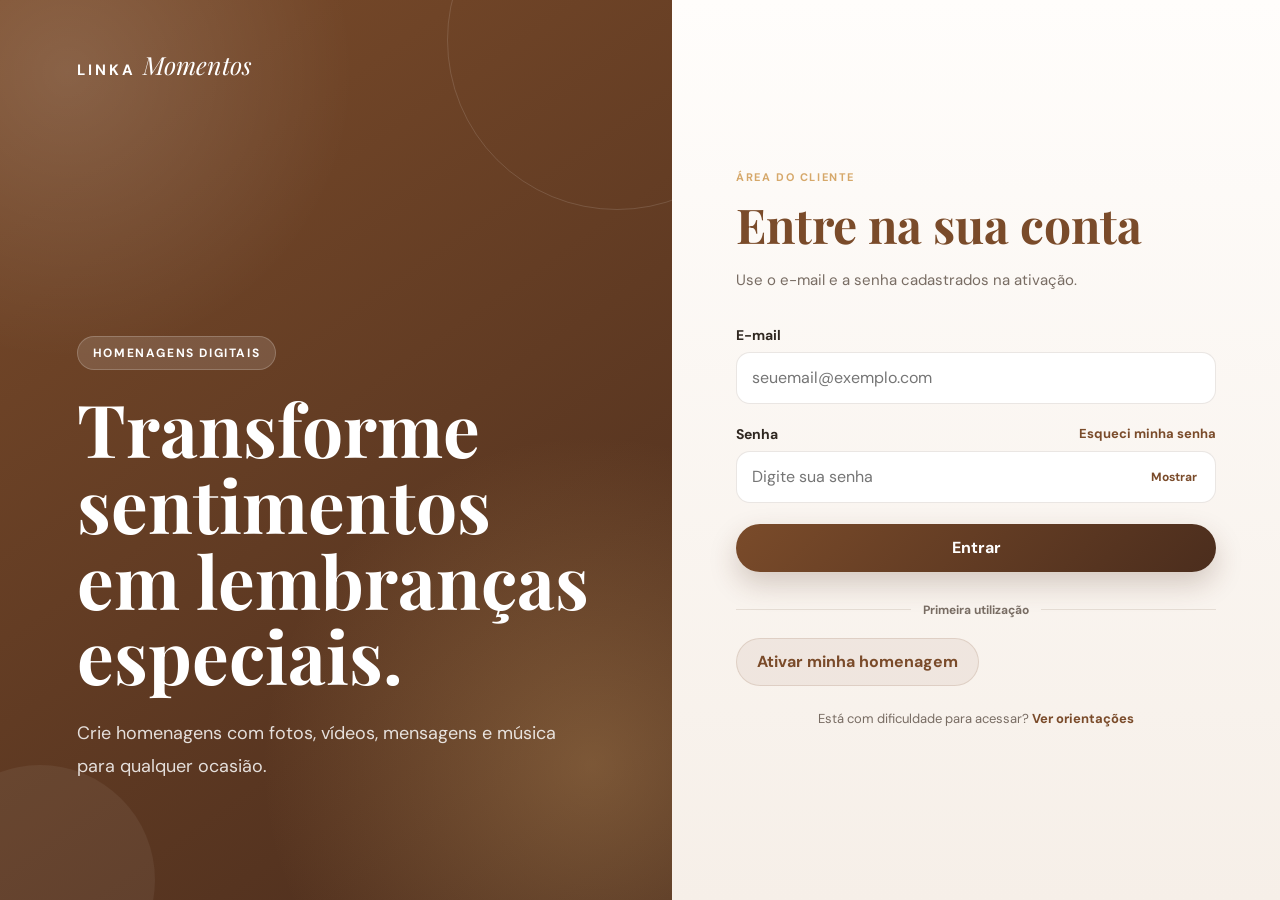
<file: admin/index.html>
<!DOCTYPE html>
<html lang="pt-BR">

<head>

    <meta charset="UTF-8">

    <meta
        name="viewport"
        content="width=device-width, initial-scale=1, viewport-fit=cover">

    <title>Painel | LINKA Momentos</title>

    <meta
        name="description"
        content="Crie e gerencie suas homenagens digitais LINKA Momentos.">

    <meta
        name="theme-color"
        content="#7a4b2a">

    <link
        rel="preconnect"
        href="https://fonts.googleapis.com">

    <link
        rel="preconnect"
        href="https://fonts.gstatic.com"
        crossorigin>

    <link
        href="https://fonts.googleapis.com/css2?family=DM+Sans:wght@400;500;600;700&family=Playfair+Display:wght@600;700&display=swap"
        rel="stylesheet">

    <link
        href="https://cdn.jsdelivr.net/npm/bootstrap-icons@1.13.1/font/bootstrap-icons.min.css"
        rel="stylesheet">

    <link
        rel="stylesheet"
        href="../assets/css/admin.css">

</head>

<body>


    <!-- ===================================================
         TELA DE LOGIN
    ==================================================== -->

    <main
        id="telaLogin"
        class="pagina-login">

        <section class="painel-apresentacao">

            <div class="marca">

                <span class="marca-linka">
                    LINKA
                </span>

                <span class="marca-momentos">
                    Momentos
                </span>

            </div>

            <div class="apresentacao-conteudo">

                <p class="apresentacao-etiqueta">
                    Homenagens digitais
                </p>

                <h1>
                    Transforme sentimentos em lembranças especiais.
                </h1>

                <p>
                    Crie homenagens com fotos, vídeos, mensagens e música
                    para qualquer ocasião.
                </p>

            </div>

            <div
                class="decoracao decoracao-um"
                aria-hidden="true">
            </div>

            <div
                class="decoracao decoracao-dois"
                aria-hidden="true">
            </div>

        </section>


        <section class="painel-login">

            <div class="login-conteudo">

                <div class="login-cabecalho">

                    <p class="login-etiqueta">
                        Área do cliente
                    </p>

                    <h2>
                        Entre na sua conta
                    </h2>

                    <p>
                        Use o e-mail e a senha cadastrados na ativação.
                    </p>

                </div>


                <form
                    id="formLogin"
                    class="formulario"
                    novalidate>

                    <div class="campo">

                        <label for="email">
                            E-mail
                        </label>

                        <input
                            id="email"
                            name="email"
                            type="email"
                            inputmode="email"
                            autocomplete="email"
                            placeholder="seuemail@exemplo.com"
                            required>

                        <small
                            id="erroEmail"
                            class="mensagem-campo"
                            hidden>
                        </small>

                    </div>


                    <div class="campo">

                        <div class="campo-cabecalho">

                            <label for="senha">
                                Senha
                            </label>

                            <button
                                id="btnEsqueciSenha"
                                class="botao-link"
                                type="button">

                                Esqueci minha senha

                            </button>

                        </div>

                        <div class="campo-senha">

                            <input
                                id="senha"
                                name="senha"
                                type="password"
                                autocomplete="current-password"
                                placeholder="Digite sua senha"
                                required>

                            <button
                                id="btnMostrarSenha"
                                class="botao-mostrar-senha"
                                type="button"
                                aria-label="Mostrar senha"
                                aria-pressed="false">

                                <span id="iconeSenha">
                                    Mostrar
                                </span>

                            </button>

                        </div>

                        <small
                            id="erroSenha"
                            class="mensagem-campo"
                            hidden>
                        </small>

                    </div>


                    <button
                        id="btnEntrar"
                        class="botao-principal"
                        type="submit">

                        <span id="textoBtnEntrar">
                            Entrar
                        </span>

                        <span
                            id="carregamentoBtnEntrar"
                            class="carregamento-botao"
                            hidden>
                        </span>

                    </button>


                    <div
                        id="mensagemLogin"
                        class="mensagem-login"
                        role="alert"
                        hidden>
                    </div>

                </form>


                <div class="divisor">

                    <span></span>

                    <p>
                        Primeira utilização
                    </p>

                    <span></span>

                </div>


                <button
                    id="btnAbrirAtivacao"
                    class="botao-secundario"
                    type="button">

                    Ativar minha homenagem

                </button>


                <p class="ajuda">

                    Está com dificuldade para acessar?

                    <button
                        id="btnAjuda"
                        class="botao-link"
                        type="button">

                        Ver orientações

                    </button>

                </p>

            </div>

        </section>

    </main>


    <!-- ===================================================
         PAINEL PRINCIPAL
    ==================================================== -->

    <div
        id="aplicacaoAdmin"
        class="aplicacao-admin"
        hidden>


        <!-- ===================================================
             MENU LATERAL
        ==================================================== -->

        <aside
            id="menuLateral"
            class="menu-lateral">

            <div class="menu-topo">

                <div class="marca marca-painel">

                    <span class="marca-linka">
                        LINKA
                    </span>

                    <span class="marca-momentos">
                        Momentos
                    </span>

                </div>

                <button
                    id="btnFecharMenu"
                    class="botao-icone fechar-menu"
                    type="button"
                    aria-label="Fechar menu">

                    <i class="bi bi-x-lg"></i>

                </button>

            </div>


            <nav
                class="menu-navegacao"
                aria-label="Navegação principal">

                <button
                    class="menu-item ativo"
                    type="button"
                    data-tela="dashboard">

                    <i class="bi bi-grid-1x2-fill"></i>

                    <span>
                        Visão geral
                    </span>

                </button>


                <button
                    class="menu-item"
                    type="button"
                    data-tela="homenagens">

                    <i class="bi bi-heart-fill"></i>

                    <span>
                        Minhas homenagens
                    </span>

                </button>


                <button
                    class="menu-item menu-item-destaque"
                    type="button"
                    data-tela="nova">

                    <i class="bi bi-plus-circle-fill"></i>

                    <span>
                        Nova homenagem
                    </span>

                </button>


                <button
                    class="menu-item"
                    type="button"
                    data-tela="midias">

                    <i class="bi bi-images"></i>

                    <span>
                        Fotos e vídeos
                    </span>

                </button>


                <button
                    class="menu-item"
                    type="button"
                    data-tela="temas">

                    <i class="bi bi-palette-fill"></i>

                    <span>
                        Temas
                    </span>

                </button>


                <button
                    class="menu-item"
                    type="button"
                    data-tela="conta">

                    <i class="bi bi-person-circle"></i>

                    <span>
                        Minha conta
                    </span>

                </button>

            </nav>


            <div class="menu-rodape">

                <button
                    id="btnAjudaPainel"
                    class="menu-item"
                    type="button">

                    <i class="bi bi-question-circle"></i>

                    <span>
                        Ajuda
                    </span>

                </button>


                <button
                    id="btnSair"
                    class="menu-item menu-sair"
                    type="button">

                    <i class="bi bi-box-arrow-left"></i>

                    <span>
                        Sair
                    </span>

                </button>

            </div>

        </aside>


        <!-- ===================================================
             CONTEÚDO PRINCIPAL
        ==================================================== -->

        <div class="estrutura-principal">


            <!-- ===================================================
                 BARRA SUPERIOR
            ==================================================== -->

            <header class="barra-superior">

                <div class="barra-esquerda">

                    <button
                        id="btnAbrirMenu"
                        class="botao-icone abrir-menu"
                        type="button"
                        aria-label="Abrir menu">

                        <i class="bi bi-list"></i>

                    </button>

                    <div>

                        <p class="barra-etiqueta">
                            Área do cliente
                        </p>

                        <h1 id="tituloTela">
                            Visão geral
                        </h1>

                    </div>

                </div>


                <div class="barra-direita">

                    <button
                        id="btnVisualizarPublica"
                        class="botao-topo"
                        type="button">

                        <i class="bi bi-eye"></i>

                        <span>
                            Visualizar página
                        </span>

                    </button>


                    <button
                        id="btnUsuario"
                        class="usuario-topo"
                        type="button">

                        <span class="usuario-avatar">
                            R
                        </span>

                        <span class="usuario-dados">

                            <strong id="nomeUsuario">
                                Cliente LINKA
                            </strong>

                            <small id="emailUsuario">
                                cliente@email.com
                            </small>

                        </span>

                        <i class="bi bi-chevron-down"></i>

                    </button>

                </div>

            </header>


            <!-- ===================================================
                 ÁREA DINÂMICA
            ==================================================== -->

            <main class="conteudo-admin">


                <!-- ===================================================
                     DASHBOARD
                ==================================================== -->

                <section
                    id="tela-dashboard"
                    class="tela-admin ativa">

                    <div class="boas-vindas">

                        <div>

                            <p class="etiqueta-painel">
                                Bem-vindo
                            </p>

                            <h2>
                                Seus momentos especiais em um só lugar.
                            </h2>

                            <p>
                                Crie, personalize e publique homenagens
                                digitais para qualquer ocasião.
                            </p>

                        </div>

                        <button
                            class="botao-principal botao-nova-homenagem"
                            type="button"
                            data-abrir-tela="nova">

                            <i class="bi bi-plus-lg"></i>

                            Criar homenagem

                        </button>

                    </div>


                    <div class="cards-resumo">

                        <article class="card-resumo">

                            <span class="card-resumo-icone">

                                <i class="bi bi-heart-fill"></i>

                            </span>

                            <div>

                                <p>
                                    Homenagens
                                </p>

                                <strong id="totalHomenagens">
                                    0
                                </strong>

                            </div>

                        </article>


                        <article class="card-resumo">

                            <span class="card-resumo-icone">

                                <i class="bi bi-check-circle-fill"></i>

                            </span>

                            <div>

                                <p>
                                    Publicadas
                                </p>

                                <strong id="totalPublicadas">
                                    0
                                </strong>

                            </div>

                        </article>


                        <article class="card-resumo">

                            <span class="card-resumo-icone">

                                <i class="bi bi-images"></i>

                            </span>

                            <div>

                                <p>
                                    Arquivos enviados
                                </p>

                                <strong id="totalMidias">
                                    0
                                </strong>

                            </div>

                        </article>


                        <article class="card-resumo">

                            <span class="card-resumo-icone">

                                <i class="bi bi-eye-fill"></i>

                            </span>

                            <div>

                                <p>
                                    Visualizações
                                </p>

                                <strong id="totalVisualizacoes">
                                    0
                                </strong>

                            </div>

                        </article>

                    </div>


                    <div class="bloco-painel">

                        <div class="bloco-cabecalho">

                            <div>

                                <p class="etiqueta-painel">
                                    Recentes
                                </p>

                                <h3>
                                    Suas homenagens
                                </h3>

                            </div>

                            <button
                                class="botao-link-painel"
                                type="button"
                                data-abrir-tela="homenagens">

                                Ver todas

                                <i class="bi bi-arrow-right"></i>

                            </button>

                        </div>


                        <div
                            id="listaRecentes"
                            class="lista-homenagens">

                            <div class="estado-vazio">

                                <span>

                                    <i class="bi bi-heart"></i>

                                </span>

                                <h4>
                                    Nenhuma homenagem criada
                                </h4>

                                <p>
                                    Crie sua primeira homenagem para começar.
                                </p>

                                <button
                                    class="botao-secundario"
                                    type="button"
                                    data-abrir-tela="nova">

                                    Criar primeira homenagem

                                </button>

                            </div>

                        </div>

                    </div>

                </section>


                <!-- ===================================================
                     MINHAS HOMENAGENS
                ==================================================== -->

                <section
                    id="tela-homenagens"
                    class="tela-admin"
                    hidden>

                    <div class="cabecalho-conteudo">

                        <div>

                            <p class="etiqueta-painel">
                                Organização
                            </p>

                            <h2>
                                Minhas homenagens
                            </h2>

                            <p>
                                Visualize e edite todas as homenagens da sua conta.
                            </p>

                        </div>

                        <button
                            class="botao-principal"
                            type="button"
                            data-abrir-tela="nova">

                            <i class="bi bi-plus-lg"></i>

                            Nova homenagem

                        </button>

                    </div>


                    <div class="barra-filtros">

                        <div class="campo-busca">

                            <i class="bi bi-search"></i>

                            <input
                                id="buscaHomenagens"
                                type="search"
                                placeholder="Buscar homenagem">

                        </div>

                        <select
                            id="filtroStatus"
                            aria-label="Filtrar por status">

                            <option value="todas">
                                Todos os status
                            </option>

                            <option value="publicada">
                                Publicadas
                            </option>

                            <option value="rascunho">
                                Rascunhos
                            </option>

                        </select>

                    </div>


                    <div
                        id="listaTodasHomenagens"
                        class="grade-homenagens">

                        <div class="estado-vazio">

                            <span>

                                <i class="bi bi-folder2-open"></i>

                            </span>

                            <h4>
                                Nenhuma homenagem encontrada
                            </h4>

                            <p>
                                As homenagens criadas aparecerão aqui.
                            </p>

                        </div>

                    </div>

                </section>


                <!-- ===================================================
                     NOVA HOMENAGEM
                ==================================================== -->

                <section
                    id="tela-nova"
                    class="tela-admin"
                    hidden>

                    <div class="cabecalho-conteudo">

                        <div>

                            <p class="etiqueta-painel">
                                Nova experiência
                            </p>

                            <h2>
                                Criar homenagem
                            </h2>

                            <p>
                                Preencha cada etapa e acompanhe a prévia.
                            </p>

                        </div>

                    </div>


                    <div class="editor-homenagem">


                        <!-- FORMULÁRIO -->

                        <div class="editor-formulario">

                            <div class="etapas-editor">

                                <button
                                    class="etapa-editor ativa"
                                    type="button"
                                    data-etapa="1">

                                    <span>
                                        1
                                    </span>

                                    Ocasião

                                </button>

                                <button
                                    class="etapa-editor"
                                    type="button"
                                    data-etapa="2">

                                    <span>
                                        2
                                    </span>

                                    Conteúdo

                                </button>

                                <button
                                    class="etapa-editor"
                                    type="button"
                                    data-etapa="3">

                                    <span>
                                        3
                                    </span>

                                    Mídias

                                </button>

                                <button
                                    class="etapa-editor"
                                    type="button"
                                    data-etapa="4">

                                    <span>
                                        4
                                    </span>

                                    Aparência

                                </button>

                                <button
                                    class="etapa-editor"
                                    type="button"
                                    data-etapa="5">

                                    <span>
                                        5
                                    </span>

                                    Publicar

                                </button>

                            </div>


                            <form
                                id="formHomenagem"
                                novalidate>


                                <!-- ETAPA 1 -->

                                <div
                                    class="conteudo-etapa ativo"
                                    data-conteudo-etapa="1">

                                    <div class="etapa-cabecalho">

                                        <p>
                                            Etapa 1 de 5
                                        </p>

                                        <h3>
                                            Qual é a ocasião?
                                        </h3>

                                        <span>
                                            Escolha o tema principal da homenagem.
                                        </span>

                                    </div>


                                    <div
                                        id="gradeOcasioes"
                                        class="grade-ocasioes">

                                        <label class="opcao-ocasiao">

                                            <input
                                                type="radio"
                                                name="ocasiao"
                                                value="dia-dos-pais">

                                            <span class="ocasiao-icone">
                                                <i class="bi bi-person-heart"></i>
                                            </span>

                                            <strong>
                                                Dia dos Pais
                                            </strong>

                                        </label>


                                        <label class="opcao-ocasiao">

                                            <input
                                                type="radio"
                                                name="ocasiao"
                                                value="dia-das-maes">

                                            <span class="ocasiao-icone">
                                                <i class="bi bi-flower1"></i>
                                            </span>

                                            <strong>
                                                Dia das Mães
                                            </strong>

                                        </label>


                                        <label class="opcao-ocasiao">

                                            <input
                                                type="radio"
                                                name="ocasiao"
                                                value="aniversario">

                                            <span class="ocasiao-icone">
                                                <i class="bi bi-cake2"></i>
                                            </span>

                                            <strong>
                                                Aniversário
                                            </strong>

                                        </label>


                                        <label class="opcao-ocasiao">

                                            <input
                                                type="radio"
                                                name="ocasiao"
                                                value="namorados">

                                            <span class="ocasiao-icone">
                                                <i class="bi bi-heart"></i>
                                            </span>

                                            <strong>
                                                Namorados
                                            </strong>

                                        </label>


                                        <label class="opcao-ocasiao">

                                            <input
                                                type="radio"
                                                name="ocasiao"
                                                value="casamento">

                                            <span class="ocasiao-icone">
                                                <i class="bi bi-gem"></i>
                                            </span>

                                            <strong>
                                                Casamento
                                            </strong>

                                        </label>


                                        <label class="opcao-ocasiao">

                                            <input
                                                type="radio"
                                                name="ocasiao"
                                                value="formatura">

                                            <span class="ocasiao-icone">
                                                <i class="bi bi-mortarboard"></i>
                                            </span>

                                            <strong>
                                                Formatura
                                            </strong>

                                        </label>


                                        <label class="opcao-ocasiao">

                                            <input
                                                type="radio"
                                                name="ocasiao"
                                                value="natal">

                                            <span class="ocasiao-icone">
                                                <i class="bi bi-stars"></i>
                                            </span>

                                            <strong>
                                                Natal
                                            </strong>

                                        </label>


                                        <label class="opcao-ocasiao">

                                            <input
                                                type="radio"
                                                name="ocasiao"
                                                value="personalizado">

                                            <span class="ocasiao-icone">
                                                <i class="bi bi-magic"></i>
                                            </span>

                                            <strong>
                                                Personalizado
                                            </strong>

                                        </label>

                                    </div>

                                </div>


                                <!-- ETAPA 2 -->

                                <div
                                    class="conteudo-etapa"
                                    data-conteudo-etapa="2"
                                    hidden>

                                    <div class="etapa-cabecalho">

                                        <p>
                                            Etapa 2 de 5
                                        </p>

                                        <h3>
                                            Conte sua história
                                        </h3>

                                        <span>
                                            Escreva os textos que aparecerão na página.
                                        </span>

                                    </div>


                                    <div class="form-grade">

                                        <div class="campo campo-largo">

                                            <label for="tituloHomenagem">
                                                Título
                                            </label>

                                            <input
                                                id="tituloHomenagem"
                                                type="text"
                                                maxlength="80"
                                                placeholder="Ex.: Feliz Dia dos Pais">

                                        </div>


                                        <div class="campo">

                                            <label for="nomeHomenageado">
                                                Nome do homenageado
                                            </label>

                                            <input
                                                id="nomeHomenageado"
                                                type="text"
                                                maxlength="60"
                                                placeholder="Ex.: Pai">

                                        </div>


                                        <div class="campo">

                                            <label for="subtituloHomenagem">
                                                Subtítulo
                                            </label>

                                            <input
                                                id="subtituloHomenagem"
                                                type="text"
                                                maxlength="140"
                                                placeholder="Uma frase especial">

                                        </div>


                                        <div class="campo campo-largo">

                                            <label for="mensagemHomenagem">
                                                Mensagem
                                            </label>

                                            <textarea
                                                id="mensagemHomenagem"
                                                rows="8"
                                                maxlength="2000"
                                                placeholder="Escreva sua homenagem..."></textarea>

                                            <small>
                                                Até 2.000 caracteres.
                                            </small>

                                        </div>


                                        <div class="campo campo-largo">

                                            <label for="assinaturaHomenagem">
                                                Assinatura
                                            </label>

                                            <textarea
                                                id="assinaturaHomenagem"
                                                rows="3"
                                                maxlength="200"
                                                placeholder="Com carinho, sua família"></textarea>

                                        </div>

                                    </div>

                                </div>


                                <!-- ETAPA 3 -->

                                <div
                                    class="conteudo-etapa"
                                    data-conteudo-etapa="3"
                                    hidden>

                                    <div class="etapa-cabecalho">

                                        <p>
                                            Etapa 3 de 5
                                        </p>

                                        <h3>
                                            Adicione fotos e vídeos
                                        </h3>

                                        <span>
                                            Os arquivos serão armazenados automaticamente.
                                        </span>

                                    </div>


                                    <div class="blocos-upload">

                                        <div class="upload-card">

                                            <div class="upload-cabecalho">

                                                <span>
                                                    <i class="bi bi-image"></i>
                                                </span>

                                                <div>

                                                    <h4>
                                                        Foto de capa
                                                    </h4>

                                                    <p>
                                                        Imagem principal da homenagem.
                                                    </p>

                                                </div>

                                            </div>

                                            <label class="area-upload">

                                                <input
                                                    id="inputCapa"
                                                    type="file"
                                                    accept="image/*"
                                                    hidden>

                                                <i class="bi bi-cloud-arrow-up"></i>

                                                <strong>
                                                    Selecionar foto de capa
                                                </strong>

                                                <small>
                                                    JPG, PNG ou WebP
                                                </small>

                                            </label>

                                            <div
                                                id="previewCapa"
                                                class="preview-upload"
                                                hidden>
                                            </div>

                                        </div>


                                        <div class="upload-card">

                                            <div class="upload-cabecalho">

                                                <span>
                                                    <i class="bi bi-images"></i>
                                                </span>

                                                <div>

                                                    <h4>
                                                        Galeria de fotos
                                                    </h4>

                                                    <p>
                                                        Selecione várias lembranças.
                                                    </p>

                                                </div>

                                            </div>

                                            <label class="area-upload">

                                                <input
                                                    id="inputFotos"
                                                    type="file"
                                                    accept="image/*"
                                                    multiple
                                                    hidden>

                                                <i class="bi bi-cloud-arrow-up"></i>

                                                <strong>
                                                    Adicionar fotos
                                                </strong>

                                                <small>
                                                    Você poderá reorganizar depois
                                                </small>

                                            </label>

                                            <div
                                                id="previewFotos"
                                                class="grade-preview">
                                            </div>

                                        </div>


                                        <div class="upload-card">

                                            <div class="upload-cabecalho">

                                                <span>
                                                    <i class="bi bi-camera-video"></i>
                                                </span>

                                                <div>

                                                    <h4>
                                                        Vídeos
                                                    </h4>

                                                    <p>
                                                        Envie mensagens e recordações.
                                                    </p>

                                                </div>

                                            </div>

                                            <label class="area-upload">

                                                <input
                                                    id="inputVideos"
                                                    type="file"
                                                    accept="video/*"
                                                    multiple
                                                    hidden>

                                                <i class="bi bi-cloud-arrow-up"></i>

                                                <strong>
                                                    Adicionar vídeos
                                                </strong>

                                                <small>
                                                    MP4 recomendado
                                                </small>

                                            </label>

                                            <div
                                                id="previewVideos"
                                                class="lista-preview-videos">
                                            </div>

                                        </div>


                                        <div class="upload-card">

                                            <div class="upload-cabecalho">

                                                <span>
                                                    <i class="bi bi-music-note-beamed"></i>
                                                </span>

                                                <div>

                                                    <h4>
                                                        Música de fundo
                                                    </h4>

                                                    <p>
                                                        Recurso opcional.
                                                    </p>

                                                </div>

                                            </div>

                                            <label class="area-upload">

                                                <input
                                                    id="inputMusica"
                                                    type="file"
                                                    accept="audio/*"
                                                    hidden>

                                                <i class="bi bi-cloud-arrow-up"></i>

                                                <strong>
                                                    Selecionar música
                                                </strong>

                                                <small>
                                                    MP3 recomendado
                                                </small>

                                            </label>

                                            <div
                                                id="previewMusica"
                                                class="preview-audio"
                                                hidden>
                                            </div>

                                        </div>

                                    </div>

                                </div>


                                <!-- ETAPA 4 -->

                                <div
                                    class="conteudo-etapa"
                                    data-conteudo-etapa="4"
                                    hidden>

                                    <div class="etapa-cabecalho">

                                        <p>
                                            Etapa 4 de 5
                                        </p>

                                        <h3>
                                            Escolha a aparência
                                        </h3>

                                        <span>
                                            Personalize as cores e os efeitos.
                                        </span>

                                    </div>


                                    <div class="form-grade">

                                        <div class="campo">

                                            <label for="corPrincipal">
                                                Cor principal
                                            </label>

                                            <input
                                                id="corPrincipal"
                                                type="color"
                                                value="#7a4b2a">

                                        </div>


                                        <div class="campo">

                                            <label for="corSecundaria">
                                                Cor secundária
                                            </label>

                                            <input
                                                id="corSecundaria"
                                                type="color"
                                                value="#d6a86a">

                                        </div>


                                        <div class="campo campo-largo">

                                            <label for="efeitoVisual">
                                                Efeito visual
                                            </label>

                                            <select id="efeitoVisual">

                                                <option value="nenhum">
                                                    Sem efeito
                                                </option>

                                                <option value="coracoes">
                                                    Corações
                                                </option>

                                                <option value="petalas">
                                                    Pétalas
                                                </option>

                                                <option value="estrelas">
                                                    Estrelas
                                                </option>

                                                <option value="confetes">
                                                    Confetes
                                                </option>

                                                <option value="neve">
                                                    Flocos de neve
                                                </option>

                                            </select>

                                        </div>

                                    </div>

                                </div>


                                <!-- ETAPA 5 -->

                                <div
                                    class="conteudo-etapa"
                                    data-conteudo-etapa="5"
                                    hidden>

                                    <div class="etapa-cabecalho">

                                        <p>
                                            Etapa 5 de 5
                                        </p>

                                        <h3>
                                            Tudo pronto para publicar
                                        </h3>

                                        <span>
                                            Revise os dados antes de finalizar.
                                        </span>

                                    </div>


                                    <div class="resumo-publicacao">

                                        <span class="resumo-icone">

                                            <i class="bi bi-check2-circle"></i>

                                        </span>

                                        <h4>
                                            Sua homenagem está quase pronta
                                        </h4>

                                        <p>
                                            Ao publicar, ela ficará disponível no
                                            link gravado na tag NFC.
                                        </p>

                                        <label class="opcao-confirmacao">

                                            <input
                                                id="confirmarPublicacao"
                                                type="checkbox">

                                            <span>
                                                Revisei as informações e desejo publicar.
                                            </span>

                                        </label>

                                    </div>

                                </div>


                                <!-- NAVEGAÇÃO -->

                                <div class="navegacao-etapas">

                                    <button
                                        id="btnEtapaAnterior"
                                        class="botao-secundario"
                                        type="button"
                                        hidden>

                                        <i class="bi bi-arrow-left"></i>

                                        Voltar

                                    </button>


                                    <button
                                        id="btnProximaEtapa"
                                        class="botao-principal"
                                        type="button">

                                        Continuar

                                        <i class="bi bi-arrow-right"></i>

                                    </button>


                                    <button
                                        id="btnPublicarHomenagem"
                                        class="botao-principal"
                                        type="submit"
                                        hidden>

                                        <i class="bi bi-send-check"></i>

                                        Publicar homenagem

                                    </button>

                                </div>

                            </form>

                        </div>


                        <!-- PRÉVIA -->

                        <aside class="editor-preview">

                            <div class="preview-cabecalho">

                                <div>

                                    <p>
                                        Pré-visualização
                                    </p>

                                    <span>
                                        Atualização em tempo real
                                    </span>

                                </div>

                                <button
                                    id="btnExpandirPreview"
                                    class="botao-icone"
                                    type="button"
                                    aria-label="Expandir pré-visualização">

                                    <i class="bi bi-arrows-fullscreen"></i>

                                </button>

                            </div>


                            <div class="celular-preview">

                                <div class="celular-camera"></div>

                                <iframe
                                    id="iframePreview"
                                    title="Pré-visualização da homenagem"
                                    src="../index.html">
                                </iframe>

                            </div>

                        </aside>

                    </div>

                </section>


                <!-- ===================================================
                     MÍDIAS
                ==================================================== -->

                <section
                    id="tela-midias"
                    class="tela-admin"
                    hidden>

                    <div class="cabecalho-conteudo">

                        <div>

                            <p class="etiqueta-painel">
                                Biblioteca
                            </p>

                            <h2>
                                Fotos e vídeos
                            </h2>

                            <p>
                                Gerencie todos os arquivos enviados.
                            </p>

                        </div>

                    </div>


                    <div class="estado-vazio">

                        <span>

                            <i class="bi bi-cloud-arrow-up"></i>

                        </span>

                        <h4>
                            Nenhum arquivo enviado
                        </h4>

                        <p>
                            As fotos, vídeos e músicas aparecerão aqui.
                        </p>

                    </div>

                </section>


                <!-- ===================================================
                     TEMAS
                ==================================================== -->

                <section
                    id="tela-temas"
                    class="tela-admin"
                    hidden>

                    <div class="cabecalho-conteudo">

                        <div>

                            <p class="etiqueta-painel">
                                Personalização
                            </p>

                            <h2>
                                Temas
                            </h2>

                            <p>
                                Escolha estilos prontos para suas homenagens.
                            </p>

                        </div>

                    </div>


                    <div class="grade-temas">

                        <article class="card-tema">

                            <div class="tema-amostra tema-pais"></div>

                            <div>

                                <h3>
                                    Dia dos Pais
                                </h3>

                                <p>
                                    Elegante e acolhedor.
                                </p>

                            </div>

                        </article>


                        <article class="card-tema">

                            <div class="tema-amostra tema-maes"></div>

                            <div>

                                <h3>
                                    Dia das Mães
                                </h3>

                                <p>
                                    Delicado e floral.
                                </p>

                            </div>

                        </article>


                        <article class="card-tema">

                            <div class="tema-amostra tema-amor"></div>

                            <div>

                                <h3>
                                    Amor
                                </h3>

                                <p>
                                    Romântico e marcante.
                                </p>

                            </div>

                        </article>


                        <article class="card-tema">

                            <div class="tema-amostra tema-festa"></div>

                            <div>

                                <h3>
                                    Celebração
                                </h3>

                                <p>
                                    Alegre e colorido.
                                </p>

                            </div>

                        </article>

                    </div>

                </section>


                <!-- ===================================================
                     MINHA CONTA
                ==================================================== -->

                <section
                    id="tela-conta"
                    class="tela-admin"
                    hidden>

                    <div class="cabecalho-conteudo">

                        <div>

                            <p class="etiqueta-painel">
                                Perfil
                            </p>

                            <h2>
                                Minha conta
                            </h2>

                            <p>
                                Atualize seus dados de acesso.
                            </p>

                        </div>

                    </div>


                    <form
                        id="formConta"
                        class="bloco-painel formulario-conta">

                        <div class="form-grade">

                            <div class="campo">

                                <label for="nomeConta">
                                    Nome
                                </label>

                                <input
                                    id="nomeConta"
                                    type="text"
                                    placeholder="Seu nome">

                            </div>


                            <div class="campo">

                                <label for="emailConta">
                                    E-mail
                                </label>

                                <input
                                    id="emailConta"
                                    type="email"
                                    placeholder="seuemail@exemplo.com">

                            </div>


                            <div class="campo">

                                <label for="novaSenhaConta">
                                    Nova senha
                                </label>

                                <input
                                    id="novaSenhaConta"
                                    type="password"
                                    placeholder="Deixe vazio para não alterar">

                            </div>


                            <div class="campo">

                                <label for="confirmarSenhaConta">
                                    Confirmar nova senha
                                </label>

                                <input
                                    id="confirmarSenhaConta"
                                    type="password"
                                    placeholder="Repita a nova senha">

                            </div>

                        </div>


                        <button
                            class="botao-principal botao-salvar-conta"
                            type="submit">

                            Salvar alterações

                        </button>

                    </form>

                </section>

            </main>

        </div>

    </div>


    <!-- ===================================================
         MODAL DE ATIVAÇÃO
    ==================================================== -->

    <div
        id="modalAtivacao"
        class="modal"
        role="dialog"
        aria-modal="true"
        aria-labelledby="tituloModalAtivacao"
        hidden>

        <div class="modal-conteudo">

            <button
                id="btnFecharAtivacao"
                class="modal-fechar"
                type="button"
                aria-label="Fechar">

                ×

            </button>

            <p class="login-etiqueta">
                Primeira utilização
            </p>

            <h2 id="tituloModalAtivacao">
                Ativar homenagem
            </h2>

            <p>
                Digite o código recebido junto com sua tag NFC.
            </p>

            <form
                id="formAtivacao"
                class="formulario">

                <div class="campo">

                    <label for="codigoAtivacao">
                        Código de ativação
                    </label>

                    <input
                        id="codigoAtivacao"
                        type="text"
                        autocomplete="off"
                        placeholder="Ex.: LKM-8F3A2X"
                        maxlength="20"
                        required>

                </div>

                <button
                    class="botao-principal"
                    type="submit">

                    Continuar ativação

                </button>

            </form>

        </div>

    </div>


    <!-- ===================================================
         MODAL DE AJUDA
    ==================================================== -->

    <div
        id="modalAjuda"
        class="modal"
        role="dialog"
        aria-modal="true"
        aria-labelledby="tituloModalAjuda"
        hidden>

        <div class="modal-conteudo">

            <button
                id="btnFecharAjuda"
                class="modal-fechar"
                type="button"
                aria-label="Fechar">

                ×

            </button>

            <h2 id="tituloModalAjuda">
                Como acessar
            </h2>

            <p>
                Primeiro, ative sua homenagem usando o código recebido
                junto com a tag NFC.
            </p>

            <p>
                Durante a ativação, você cadastrará o e-mail e a senha
                utilizados para entrar no painel.
            </p>

            <button
                id="btnAtivarPelaAjuda"
                class="botao-principal"
                type="button">

                Ativar homenagem

            </button>

        </div>

    </div>


    <!-- ===================================================
         FUNDO DO MENU MOBILE
    ==================================================== -->

    <div
        id="fundoMenu"
        class="fundo-menu"
        hidden>
    </div>


    <!-- ===================================================
         AVISO
    ==================================================== -->

    <div
        id="avisoAdmin"
        class="aviso-admin"
        role="status"
        aria-live="polite"
        hidden>
    </div>


    <script src="../assets/js/admin.js"></script>

</body>

</html>
</file>
<file: assets/css/admin.css>
/* ===================================================
   LINKA MOMENTOS
   Painel administrativo
=================================================== */


/* ===================================================
   VARIÁVEIS
=================================================== */

:root {

    --cor-principal: #7a4b2a;
    --cor-principal-escura: #4b2d1d;
    --cor-secundaria: #d6a86a;

    --cor-fundo: #f5f1ec;
    --cor-card: #ffffff;
    --cor-sidebar: #241a14;

    --cor-texto: #302821;
    --cor-texto-suave: #786c63;
    --cor-borda: rgba(93, 62, 41, 0.13);

    --cor-sucesso: #247451;
    --cor-erro: #b42318;
    --cor-aviso: #9a6700;

    --fonte-texto:
        "DM Sans",
        Arial,
        sans-serif;

    --fonte-titulo:
        "Playfair Display",
        Georgia,
        serif;

    --sombra-suave:
        0 12px 35px
        rgba(57, 37, 24, 0.08);

    --sombra-card:
        0 18px 50px
        rgba(57, 37, 24, 0.12);

    --sombra-forte:
        0 28px 80px
        rgba(35, 21, 13, 0.25);

    --raio-grande: 28px;
    --raio-medio: 20px;
    --raio-pequeno: 14px;

    --largura-menu: 280px;
}


/* ===================================================
   REINICIALIZAÇÃO
=================================================== */

* {

    margin: 0;
    padding: 0;
    box-sizing: border-box;
}


html {

    min-height: 100%;

    scroll-behavior: smooth;
}


body {

    min-height: 100vh;

    font-family: var(--fonte-texto);

    color: var(--cor-texto);

    background: var(--cor-fundo);

    overflow-x: hidden;
}


body.modal-aberto {

    overflow: hidden;
}


button,
input,
textarea,
select {

    font: inherit;
}


button {

    border: 0;

    cursor: pointer;
}


a {

    color: inherit;

    text-decoration: none;
}


img,
video {

    max-width: 100%;
}


textarea {

    resize: vertical;
}


[hidden] {

    display: none !important;
}


/* ===================================================
   ELEMENTOS GERAIS
=================================================== */

.marca {

    display: inline-flex;

    align-items: baseline;

    gap: 7px;
}


.marca-linka {

    font-size: 15px;
    font-weight: 700;

    letter-spacing: 3px;
}


.marca-momentos {

    font-family: var(--fonte-titulo);

    font-size: 25px;
    font-style: italic;
}


.botao-principal,
.botao-secundario,
.botao-topo {

    display: inline-flex;

    align-items: center;
    justify-content: center;

    gap: 9px;

    min-height: 48px;

    padding:
        12px
        20px;

    font-weight: 700;

    border-radius: 999px;

    transition:
        transform 0.2s ease,
        box-shadow 0.2s ease,
        opacity 0.2s ease;
}


.botao-principal {

    color: #ffffff;

    background:
        linear-gradient(
            135deg,
            var(--cor-principal),
            var(--cor-principal-escura)
        );

    box-shadow:
        0 12px 28px
        rgba(81, 47, 28, 0.22);
}


.botao-secundario {

    color: var(--cor-principal);

    background:
        rgba(122, 75, 42, 0.07);

    border:
        1px solid
        rgba(122, 75, 42, 0.15);
}


.botao-topo {

    min-height: 42px;

    padding:
        9px
        16px;

    color: var(--cor-principal);

    background:
        rgba(122, 75, 42, 0.07);

    border:
        1px solid
        var(--cor-borda);
}


.botao-principal:hover,
.botao-secundario:hover,
.botao-topo:hover {

    transform: translateY(-2px);
}


.botao-principal:active,
.botao-secundario:active,
.botao-topo:active {

    transform: scale(0.985);
}


.botao-principal:disabled,
.botao-secundario:disabled {

    cursor: not-allowed;

    opacity: 0.55;

    transform: none;
}


.botao-icone {

    display: inline-flex;

    align-items: center;
    justify-content: center;

    width: 42px;
    height: 42px;

    color: var(--cor-principal);

    background:
        rgba(122, 75, 42, 0.07);

    border-radius: 50%;
}


.botao-link {

    padding: 0;

    font-size: 13px;
    font-weight: 700;

    color: var(--cor-principal);

    background: transparent;
}


.etiqueta-painel,
.login-etiqueta,
.barra-etiqueta {

    font-size: 11px;
    font-weight: 700;

    letter-spacing: 1.6px;

    text-transform: uppercase;

    color: var(--cor-secundaria);
}


/* ===================================================
   LOGIN
=================================================== */

.pagina-login {

    min-height: 100vh;

    display: grid;

    grid-template-columns:
        minmax(0, 1.05fr)
        minmax(420px, 0.95fr);
}


.painel-apresentacao {

    position: relative;

    min-height: 100vh;

    display: flex;

    flex-direction: column;

    justify-content: space-between;

    padding:
        48px
        clamp(36px, 6vw, 90px);

    color: #ffffff;

    background:
        radial-gradient(
            circle at 10% 8%,
            rgba(255, 255, 255, 0.14),
            transparent 28%
        ),
        radial-gradient(
            circle at 88% 85%,
            rgba(214, 168, 106, 0.32),
            transparent 34%
        ),
        linear-gradient(
            145deg,
            var(--cor-principal),
            var(--cor-principal-escura)
        );

    overflow: hidden;
}


.apresentacao-conteudo {

    position: relative;

    z-index: 2;

    max-width: 680px;

    padding:
        70px
        0;
}


.apresentacao-etiqueta {

    display: inline-flex;

    margin-bottom: 20px;

    padding:
        8px
        15px;

    font-size: 12px;
    font-weight: 700;

    letter-spacing: 1.6px;

    text-transform: uppercase;

    background:
        rgba(255, 255, 255, 0.13);

    border:
        1px solid
        rgba(255, 255, 255, 0.20);

    border-radius: 999px;
}


.apresentacao-conteudo h1 {

    max-width: 650px;

    margin-bottom: 24px;

    font-family: var(--fonte-titulo);

    font-size: clamp(
        44px,
        5.7vw,
        76px
    );

    line-height: 1.04;

    text-wrap: balance;
}


.apresentacao-conteudo > p:last-child {

    max-width: 610px;

    font-size: 18px;

    line-height: 1.8;

    color:
        rgba(255, 255, 255, 0.84);
}


.decoracao {

    position: absolute;

    border-radius: 50%;

    pointer-events: none;
}


.decoracao-um {

    width: 340px;
    height: 340px;

    top: -130px;
    right: -115px;

    border:
        1px solid
        rgba(255, 255, 255, 0.13);
}


.decoracao-dois {

    width: 230px;
    height: 230px;

    bottom: -95px;
    left: -75px;

    background:
        rgba(255, 255, 255, 0.06);
}


.painel-login {

    min-height: 100vh;

    display: flex;

    align-items: center;
    justify-content: center;

    padding:
        48px
        clamp(28px, 5vw, 72px);

    background:
        linear-gradient(
            180deg,
            #fffdfb,
            #f6efe8
        );
}


.login-conteudo {

    width: min(100%, 480px);
}


.login-cabecalho {

    margin-bottom: 32px;
}


.login-cabecalho h2 {

    margin:
        8px
        0
        12px;

    font-family: var(--fonte-titulo);

    font-size: clamp(
        35px,
        4vw,
        48px
    );

    color: var(--cor-principal);
}


.login-cabecalho > p:last-child {

    font-size: 15px;

    line-height: 1.7;

    color: var(--cor-texto-suave);
}


/* ===================================================
   FORMULÁRIOS
=================================================== */

.formulario {

    display: grid;

    gap: 21px;
}


.form-grade {

    display: grid;

    grid-template-columns:
        repeat(
            2,
            minmax(0, 1fr)
        );

    gap: 20px;
}


.campo {

    display: grid;

    gap: 8px;
}


.campo-largo {

    grid-column:
        1 / -1;
}


.campo label {

    font-size: 14px;
    font-weight: 700;
}


.campo-cabecalho {

    display: flex;

    align-items: center;
    justify-content: space-between;

    gap: 12px;
}


.campo input,
.campo textarea,
.campo select,
.barra-filtros select {

    width: 100%;

    color: var(--cor-texto);

    background: #ffffff;

    border:
        1px solid
        var(--cor-borda);

    border-radius: var(--raio-pequeno);

    outline: none;

    transition:
        border-color 0.2s ease,
        box-shadow 0.2s ease;
}


.campo input,
.campo select,
.barra-filtros select {

    min-height: 52px;

    padding:
        0
        15px;
}


.campo textarea {

    padding: 15px;

    line-height: 1.65;
}


.campo input:focus,
.campo textarea:focus,
.campo select:focus,
.barra-filtros select:focus {

    border-color: var(--cor-secundaria);

    box-shadow:
        0 0 0 4px
        rgba(214, 168, 106, 0.16);
}


.campo input.invalido,
.campo textarea.invalido {

    border-color: var(--cor-erro);

    box-shadow:
        0 0 0 4px
        rgba(180, 35, 24, 0.10);
}


.campo input[type="color"] {

    padding: 6px;

    cursor: pointer;
}


.campo small {

    font-size: 12px;

    color: var(--cor-texto-suave);
}


.campo-senha {

    position: relative;
}


.campo-senha input {

    padding-right: 90px;
}


.botao-mostrar-senha {

    position: absolute;

    top: 50%;
    right: 12px;

    transform:
        translateY(-50%);

    padding: 7px;

    font-size: 12px;
    font-weight: 700;

    color: var(--cor-principal);

    background: transparent;
}


.mensagem-campo {

    font-size: 12px;

    color: var(--cor-erro);
}


.mensagem-login {

    padding:
        13px
        15px;

    font-size: 13px;
    font-weight: 600;

    line-height: 1.55;

    color: var(--cor-erro);

    background:
        rgba(180, 35, 24, 0.08);

    border:
        1px solid
        rgba(180, 35, 24, 0.14);

    border-radius: var(--raio-pequeno);
}


.mensagem-login.sucesso {

    color: var(--cor-sucesso);

    background:
        rgba(36, 116, 81, 0.08);

    border-color:
        rgba(36, 116, 81, 0.15);
}


.carregamento-botao {

    width: 19px;
    height: 19px;

    border:
        3px solid
        rgba(255, 255, 255, 0.34);

    border-top-color: #ffffff;

    border-radius: 50%;

    animation:
        girar
        0.8s
        linear
        infinite;
}


.divisor {

    display: grid;

    grid-template-columns:
        1fr
        auto
        1fr;

    align-items: center;

    gap: 12px;

    margin:
        30px
        0
        20px;
}


.divisor span {

    height: 1px;

    background: var(--cor-borda);
}


.divisor p {

    font-size: 12px;
    font-weight: 700;

    color: var(--cor-texto-suave);
}


.ajuda {

    margin-top: 22px;

    text-align: center;

    font-size: 13px;

    line-height: 1.7;

    color: var(--cor-texto-suave);
}


/* ===================================================
   APLICAÇÃO ADMINISTRATIVA
=================================================== */

.aplicacao-admin {

    min-height: 100vh;

    display: grid;

    grid-template-columns:
        var(--largura-menu)
        minmax(0, 1fr);
}


/* ===================================================
   MENU LATERAL
=================================================== */

.menu-lateral {

    position: fixed;

    inset:
        0
        auto
        0
        0;

    z-index: 500;

    width: var(--largura-menu);

    display: flex;

    flex-direction: column;

    padding:
        24px
        16px;

    color:
        rgba(255, 255, 255, 0.82);

    background:
        radial-gradient(
            circle at top,
            rgba(214, 168, 106, 0.16),
            transparent 28%
        ),
        linear-gradient(
            180deg,
            #2b1e17,
            var(--cor-sidebar)
        );

    overflow-y: auto;
}


.menu-topo {

    display: flex;

    align-items: center;
    justify-content: space-between;

    min-height: 58px;

    padding:
        0
        10px
        22px;

    color: #ffffff;

    border-bottom:
        1px solid
        rgba(255, 255, 255, 0.08);
}


.marca-painel .marca-linka {

    font-size: 13px;
}


.marca-painel .marca-momentos {

    font-size: 22px;
}


.fechar-menu {

    display: none;

    color: #ffffff;

    background:
        rgba(255, 255, 255, 0.08);
}


.menu-navegacao {

    display: grid;

    gap: 6px;

    padding:
        23px
        0;
}


.menu-item {

    display: flex;

    align-items: center;

    gap: 13px;

    width: 100%;

    min-height: 48px;

    padding:
        11px
        13px;

    text-align: left;

    font-size: 14px;
    font-weight: 600;

    color:
        rgba(255, 255, 255, 0.72);

    background: transparent;

    border-radius: 13px;

    transition:
        color 0.2s ease,
        background 0.2s ease,
        transform 0.2s ease;
}


.menu-item i {

    width: 21px;

    font-size: 18px;

    text-align: center;
}


.menu-item:hover {

    color: #ffffff;

    background:
        rgba(255, 255, 255, 0.07);

    transform:
        translateX(2px);
}


.menu-item.ativo {

    color: #ffffff;

    background:
        linear-gradient(
            135deg,
            rgba(214, 168, 106, 0.28),
            rgba(214, 168, 106, 0.12)
        );

    border:
        1px solid
        rgba(214, 168, 106, 0.18);
}


.menu-item-destaque {

    margin:
        5px
        0;

    color: #ffffff;

    background:
        linear-gradient(
            135deg,
            var(--cor-principal),
            var(--cor-principal-escura)
        );

    box-shadow:
        0 10px 24px
        rgba(0, 0, 0, 0.18);
}


.menu-rodape {

    display: grid;

    gap: 5px;

    margin-top: auto;

    padding-top: 18px;

    border-top:
        1px solid
        rgba(255, 255, 255, 0.08);
}


.menu-sair {

    color: #f0aaa4;
}


/* ===================================================
   ESTRUTURA PRINCIPAL
=================================================== */

.estrutura-principal {

    grid-column: 2;

    min-width: 0;
}


.barra-superior {

    position: sticky;

    top: 0;

    z-index: 300;

    min-height: 82px;

    display: flex;

    align-items: center;
    justify-content: space-between;

    gap: 20px;

    padding:
        14px
        28px;

    background:
        rgba(255, 255, 255, 0.91);

    border-bottom:
        1px solid
        var(--cor-borda);

    backdrop-filter: blur(16px);

    -webkit-backdrop-filter: blur(16px);
}


.barra-esquerda,
.barra-direita {

    display: flex;

    align-items: center;

    gap: 15px;
}


.barra-esquerda h1 {

    margin-top: 3px;

    font-family: var(--fonte-titulo);

    font-size: 28px;

    color: var(--cor-principal);
}


.abrir-menu {

    display: none;
}


.usuario-topo {

    display: flex;

    align-items: center;

    gap: 10px;

    padding:
        6px
        9px;

    color: var(--cor-texto);

    background: transparent;

    border-radius: 13px;
}


.usuario-topo:hover {

    background:
        rgba(122, 75, 42, 0.06);
}


.usuario-avatar {

    display: flex;

    align-items: center;
    justify-content: center;

    width: 40px;
    height: 40px;

    font-weight: 700;

    color: #ffffff;

    background:
        linear-gradient(
            135deg,
            var(--cor-principal),
            var(--cor-secundaria)
        );

    border-radius: 50%;
}


.usuario-dados {

    display: grid;

    text-align: left;
}


.usuario-dados strong {

    font-size: 13px;
}


.usuario-dados small {

    max-width: 180px;

    overflow: hidden;

    font-size: 11px;

    color: var(--cor-texto-suave);

    text-overflow: ellipsis;

    white-space: nowrap;
}


.conteudo-admin {

    width: min(
        100%,
        1580px
    );

    margin: 0 auto;

    padding:
        30px
        28px
        55px;
}


/* ===================================================
   TELAS
=================================================== */

.tela-admin {

    animation:
        telaEntrada
        0.35s
        ease
        both;
}


.cabecalho-conteudo {

    display: flex;

    align-items: flex-end;
    justify-content: space-between;

    gap: 24px;

    margin-bottom: 27px;
}


.cabecalho-conteudo h2 {

    margin:
        7px
        0
        8px;

    font-family: var(--fonte-titulo);

    font-size: clamp(
        32px,
        4vw,
        46px
    );

    color: var(--cor-principal);
}


.cabecalho-conteudo > div > p:last-child {

    font-size: 15px;

    line-height: 1.65;

    color: var(--cor-texto-suave);
}


/* ===================================================
   DASHBOARD
=================================================== */

.boas-vindas {

    position: relative;

    display: flex;

    align-items: center;
    justify-content: space-between;

    gap: 28px;

    margin-bottom: 24px;

    padding:
        34px
        36px;

    color: #ffffff;

    background:
        radial-gradient(
            circle at 85% 25%,
            rgba(214, 168, 106, 0.30),
            transparent 30%
        ),
        linear-gradient(
            135deg,
            var(--cor-principal),
            var(--cor-principal-escura)
        );

    border-radius: var(--raio-grande);

    box-shadow: var(--sombra-card);

    overflow: hidden;
}


.boas-vindas h2 {

    max-width: 700px;

    margin:
        7px
        0
        12px;

    font-family: var(--fonte-titulo);

    font-size: clamp(
        32px,
        4vw,
        50px
    );

    line-height: 1.1;
}


.boas-vindas > div > p:last-child {

    max-width: 670px;

    font-size: 15px;

    line-height: 1.7;

    color:
        rgba(255, 255, 255, 0.82);
}


.boas-vindas .etiqueta-painel {

    color: var(--cor-secundaria);
}


.boas-vindas .botao-principal {

    flex-shrink: 0;

    color: var(--cor-principal);

    background: #ffffff;
}


.cards-resumo {

    display: grid;

    grid-template-columns:
        repeat(
            4,
            minmax(0, 1fr)
        );

    gap: 16px;

    margin-bottom: 24px;
}


.card-resumo {

    display: flex;

    align-items: center;

    gap: 15px;

    min-height: 120px;

    padding:
        22px;

    background: var(--cor-card);

    border:
        1px solid
        var(--cor-borda);

    border-radius: var(--raio-medio);

    box-shadow: var(--sombra-suave);
}


.card-resumo-icone {

    display: flex;

    align-items: center;
    justify-content: center;

    width: 50px;
    height: 50px;

    flex-shrink: 0;

    font-size: 21px;

    color: var(--cor-principal);

    background:
        rgba(214, 168, 106, 0.17);

    border-radius: 15px;
}


.card-resumo p {

    margin-bottom: 5px;

    font-size: 12px;
    font-weight: 600;

    color: var(--cor-texto-suave);
}


.card-resumo strong {

    font-size: 29px;

    color: var(--cor-principal);
}


/* ===================================================
   BLOCOS E ESTADO VAZIO
=================================================== */

.bloco-painel {

    padding: 26px;

    background: var(--cor-card);

    border:
        1px solid
        var(--cor-borda);

    border-radius: var(--raio-grande);

    box-shadow: var(--sombra-suave);
}


.bloco-cabecalho {

    display: flex;

    align-items: center;
    justify-content: space-between;

    gap: 20px;

    margin-bottom: 22px;
}


.bloco-cabecalho h3 {

    margin-top: 5px;

    font-family: var(--fonte-titulo);

    font-size: 28px;

    color: var(--cor-principal);
}


.botao-link-painel {

    display: inline-flex;

    align-items: center;

    gap: 7px;

    font-size: 13px;
    font-weight: 700;

    color: var(--cor-principal);

    background: transparent;
}


.estado-vazio {

    display: flex;

    flex-direction: column;

    align-items: center;

    justify-content: center;

    min-height: 290px;

    padding: 35px;

    text-align: center;

    background:
        linear-gradient(
            145deg,
            rgba(214, 168, 106, 0.08),
            rgba(122, 75, 42, 0.03)
        );

    border:
        1px dashed
        rgba(122, 75, 42, 0.20);

    border-radius: var(--raio-medio);
}


.estado-vazio > span {

    display: flex;

    align-items: center;
    justify-content: center;

    width: 70px;
    height: 70px;

    margin-bottom: 20px;

    font-size: 29px;

    color: var(--cor-principal);

    background: #ffffff;

    border-radius: 50%;

    box-shadow: var(--sombra-suave);
}


.estado-vazio h4 {

    margin-bottom: 8px;

    font-family: var(--fonte-titulo);

    font-size: 26px;

    color: var(--cor-principal);
}


.estado-vazio p {

    max-width: 430px;

    margin-bottom: 20px;

    font-size: 14px;

    line-height: 1.65;

    color: var(--cor-texto-suave);
}


/* ===================================================
   BUSCA E FILTROS
=================================================== */

.barra-filtros {

    display: grid;

    grid-template-columns:
        minmax(0, 1fr)
        220px;

    gap: 14px;

    margin-bottom: 22px;
}


.campo-busca {

    position: relative;
}


.campo-busca i {

    position: absolute;

    top: 50%;
    left: 16px;

    transform:
        translateY(-50%);

    color: var(--cor-texto-suave);
}


.campo-busca input {

    width: 100%;
    min-height: 52px;

    padding:
        0
        16px
        0
        45px;

    background: #ffffff;

    border:
        1px solid
        var(--cor-borda);

    border-radius: var(--raio-pequeno);

    outline: none;
}


.campo-busca input:focus {

    border-color: var(--cor-secundaria);

    box-shadow:
        0 0 0 4px
        rgba(214, 168, 106, 0.16);
}


.grade-homenagens {

    display: grid;

    grid-template-columns:
        repeat(
            3,
            minmax(0, 1fr)
        );

    gap: 18px;
}


.grade-homenagens .estado-vazio {

    grid-column:
        1 / -1;
}


/* ===================================================
   EDITOR
=================================================== */

.editor-homenagem {

    display: grid;

    grid-template-columns:
        minmax(0, 1fr)
        390px;

    align-items: start;

    gap: 24px;
}


.editor-formulario {

    min-width: 0;

    padding: 25px;

    background: var(--cor-card);

    border:
        1px solid
        var(--cor-borda);

    border-radius: var(--raio-grande);

    box-shadow: var(--sombra-suave);
}


.etapas-editor {

    display: grid;

    grid-template-columns:
        repeat(
            5,
            minmax(0, 1fr)
        );

    gap: 8px;

    margin-bottom: 32px;
}


.etapa-editor {

    display: flex;

    flex-direction: column;

    align-items: center;

    gap: 7px;

    padding:
        11px
        5px;

    font-size: 11px;
    font-weight: 700;

    color: var(--cor-texto-suave);

    background: transparent;

    border-radius: 13px;
}


.etapa-editor span {

    display: flex;

    align-items: center;
    justify-content: center;

    width: 31px;
    height: 31px;

    color: var(--cor-texto-suave);

    background:
        rgba(122, 75, 42, 0.07);

    border:
        1px solid
        var(--cor-borda);

    border-radius: 50%;
}


.etapa-editor.ativa {

    color: var(--cor-principal);

    background:
        rgba(214, 168, 106, 0.10);
}


.etapa-editor.ativa span,
.etapa-editor.concluida span {

    color: #ffffff;

    background: var(--cor-principal);

    border-color: var(--cor-principal);
}


.etapa-editor.concluida {

    color: var(--cor-principal);
}


.conteudo-etapa {

    animation:
        etapaEntrada
        0.3s
        ease
        both;
}


.etapa-cabecalho {

    margin-bottom: 27px;
}


.etapa-cabecalho > p {

    margin-bottom: 7px;

    font-size: 11px;
    font-weight: 700;

    letter-spacing: 1.4px;

    text-transform: uppercase;

    color: var(--cor-secundaria);
}


.etapa-cabecalho h3 {

    margin-bottom: 8px;

    font-family: var(--fonte-titulo);

    font-size: 31px;

    color: var(--cor-principal);
}


.etapa-cabecalho span {

    font-size: 14px;

    line-height: 1.6;

    color: var(--cor-texto-suave);
}


/* ===================================================
   OCASIÕES
=================================================== */

.grade-ocasioes {

    display: grid;

    grid-template-columns:
        repeat(
            4,
            minmax(0, 1fr)
        );

    gap: 13px;
}


.opcao-ocasiao {

    position: relative;

    min-height: 145px;

    display: flex;

    flex-direction: column;

    align-items: center;
    justify-content: center;

    gap: 13px;

    padding: 18px;

    text-align: center;

    background:
        linear-gradient(
            145deg,
            #ffffff,
            #fcf8f4
        );

    border:
        1px solid
        var(--cor-borda);

    border-radius: var(--raio-medio);

    cursor: pointer;

    transition:
        border-color 0.2s ease,
        transform 0.2s ease,
        box-shadow 0.2s ease;
}


.opcao-ocasiao:hover {

    transform:
        translateY(-3px);

    border-color:
        rgba(214, 168, 106, 0.65);

    box-shadow: var(--sombra-suave);
}


.opcao-ocasiao input {

    position: absolute;

    opacity: 0;

    pointer-events: none;
}


.opcao-ocasiao:has(input:checked) {

    border-color: var(--cor-principal);

    box-shadow:
        0 0 0 3px
        rgba(122, 75, 42, 0.10);
}


.ocasiao-icone {

    display: flex;

    align-items: center;
    justify-content: center;

    width: 52px;
    height: 52px;

    font-size: 23px;

    color: var(--cor-principal);

    background:
        rgba(214, 168, 106, 0.16);

    border-radius: 17px;
}


.opcao-ocasiao strong {

    font-size: 13px;

    color: var(--cor-texto);
}


/* ===================================================
   UPLOADS
=================================================== */

.blocos-upload {

    display: grid;

    gap: 18px;
}


.upload-card {

    padding: 20px;

    background:
        linear-gradient(
            145deg,
            #ffffff,
            #fcfaf7
        );

    border:
        1px solid
        var(--cor-borda);

    border-radius: var(--raio-medio);
}


.upload-cabecalho {

    display: flex;

    align-items: center;

    gap: 13px;

    margin-bottom: 17px;
}


.upload-cabecalho > span {

    display: flex;

    align-items: center;
    justify-content: center;

    width: 44px;
    height: 44px;

    flex-shrink: 0;

    font-size: 19px;

    color: var(--cor-principal);

    background:
        rgba(214, 168, 106, 0.16);

    border-radius: 14px;
}


.upload-cabecalho h4 {

    margin-bottom: 4px;

    font-size: 15px;

    color: var(--cor-principal);
}


.upload-cabecalho p {

    font-size: 12px;

    color: var(--cor-texto-suave);
}


.area-upload {

    min-height: 145px;

    display: flex;

    flex-direction: column;

    align-items: center;
    justify-content: center;

    gap: 7px;

    padding: 20px;

    text-align: center;

    background:
        rgba(214, 168, 106, 0.06);

    border:
        2px dashed
        rgba(122, 75, 42, 0.21);

    border-radius: var(--raio-pequeno);

    cursor: pointer;

    transition:
        border-color 0.2s ease,
        background 0.2s ease;
}


.area-upload:hover {

    background:
        rgba(214, 168, 106, 0.11);

    border-color: var(--cor-secundaria);
}


.area-upload > i {

    margin-bottom: 4px;

    font-size: 29px;

    color: var(--cor-principal);
}


.area-upload strong {

    font-size: 13px;
}


.area-upload small {

    font-size: 11px;

    color: var(--cor-texto-suave);
}


.preview-upload,
.grade-preview,
.lista-preview-videos,
.preview-audio {

    margin-top: 15px;
}


.preview-upload img {

    display: block;

    width: 100%;
    max-height: 330px;

    object-fit: cover;

    border-radius: var(--raio-pequeno);
}


.grade-preview {

    display: grid;

    grid-template-columns:
        repeat(
            4,
            minmax(0, 1fr)
        );

    gap: 9px;
}


.item-preview {

    position: relative;

    overflow: hidden;

    background:
        rgba(122, 75, 42, 0.07);

    border-radius: 12px;
}


.item-preview img {

    display: block;

    width: 100%;

    aspect-ratio: 1 / 1;

    object-fit: cover;
}


.item-preview button {

    position: absolute;

    top: 6px;
    right: 6px;

    display: flex;

    align-items: center;
    justify-content: center;

    width: 27px;
    height: 27px;

    color: #ffffff;

    background:
        rgba(30, 20, 14, 0.72);

    border-radius: 50%;
}


.lista-preview-videos {

    display: grid;

    gap: 10px;
}


.preview-video-item,
.preview-audio {

    display: flex;

    align-items: center;

    gap: 12px;

    padding: 13px;

    background:
        rgba(122, 75, 42, 0.05);

    border:
        1px solid
        var(--cor-borda);

    border-radius: var(--raio-pequeno);
}


/* ===================================================
   PUBLICAÇÃO
=================================================== */

.resumo-publicacao {

    max-width: 600px;

    margin: 0 auto;

    padding:
        34px;

    text-align: center;

    background:
        linear-gradient(
            145deg,
            rgba(214, 168, 106, 0.13),
            rgba(122, 75, 42, 0.05)
        );

    border:
        1px solid
        var(--cor-borda);

    border-radius: var(--raio-grande);
}


.resumo-icone {

    display: flex;

    align-items: center;
    justify-content: center;

    width: 74px;
    height: 74px;

    margin:
        0
        auto
        20px;

    font-size: 34px;

    color: var(--cor-sucesso);

    background: #ffffff;

    border-radius: 50%;

    box-shadow: var(--sombra-suave);
}


.resumo-publicacao h4 {

    margin-bottom: 10px;

    font-family: var(--fonte-titulo);

    font-size: 28px;

    color: var(--cor-principal);
}


.resumo-publicacao > p {

    margin-bottom: 22px;

    font-size: 14px;

    line-height: 1.7;

    color: var(--cor-texto-suave);
}


.opcao-confirmacao {

    display: flex;

    align-items: flex-start;

    gap: 10px;

    padding: 14px;

    text-align: left;

    font-size: 13px;

    background: #ffffff;

    border-radius: var(--raio-pequeno);

    cursor: pointer;
}


.opcao-confirmacao input {

    width: 18px;
    height: 18px;

    flex-shrink: 0;

    accent-color: var(--cor-principal);
}


.navegacao-etapas {

    display: flex;

    align-items: center;
    justify-content: flex-end;

    gap: 12px;

    margin-top: 30px;

    padding-top: 22px;

    border-top:
        1px solid
        var(--cor-borda);
}


/* ===================================================
   PRÉ-VISUALIZAÇÃO
=================================================== */

.editor-preview {

    position: sticky;

    top: 105px;

    padding: 20px;

    background:
        linear-gradient(
            145deg,
            #2b201a,
            #1d1511
        );

    border-radius: var(--raio-grande);

    box-shadow: var(--sombra-card);
}


.preview-cabecalho {

    display: flex;

    align-items: center;
    justify-content: space-between;

    gap: 14px;

    margin-bottom: 17px;

    color: #ffffff;
}


.preview-cabecalho p {

    margin-bottom: 3px;

    font-size: 13px;
    font-weight: 700;
}


.preview-cabecalho span {

    font-size: 11px;

    color:
        rgba(255, 255, 255, 0.60);
}


.preview-cabecalho .botao-icone {

    color: #ffffff;

    background:
        rgba(255, 255, 255, 0.09);
}


.celular-preview {

    position: relative;

    width: min(100%, 315px);

    margin: 0 auto;

    padding:
        15px
        9px
        10px;

    background: #080808;

    border:
        2px solid
        #414141;

    border-radius: 39px;

    box-shadow:
        0 25px 55px
        rgba(0, 0, 0, 0.35);
}


.celular-camera {

    position: absolute;

    top: 7px;
    left: 50%;

    z-index: 2;

    width: 82px;
    height: 18px;

    transform:
        translateX(-50%);

    background: #080808;

    border-radius: 999px;
}


.celular-preview iframe {

    display: block;

    width: 100%;
    height: 600px;

    background: #ffffff;

    border: 0;

    border-radius: 30px;
}


/* ===================================================
   TEMAS
=================================================== */

.grade-temas {

    display: grid;

    grid-template-columns:
        repeat(
            4,
            minmax(0, 1fr)
        );

    gap: 18px;
}


.card-tema {

    overflow: hidden;

    background: #ffffff;

    border:
        1px solid
        var(--cor-borda);

    border-radius: var(--raio-medio);

    box-shadow: var(--sombra-suave);
}


.tema-amostra {

    height: 155px;
}


.tema-pais {

    background:
        linear-gradient(
            135deg,
            #17324d,
            #c99b56
        );
}


.tema-maes {

    background:
        linear-gradient(
            135deg,
            #81435f,
            #efc9d8
        );
}


.tema-amor {

    background:
        linear-gradient(
            135deg,
            #761f34,
            #eab0ba
        );
}


.tema-festa {

    background:
        linear-gradient(
            135deg,
            #5434a6,
            #efb949
        );
}


.card-tema > div:last-child {

    padding: 18px;
}


.card-tema h3 {

    margin-bottom: 5px;

    font-family: var(--fonte-titulo);

    font-size: 23px;

    color: var(--cor-principal);
}


.card-tema p {

    font-size: 13px;

    color: var(--cor-texto-suave);
}


/* ===================================================
   CONTA
=================================================== */

.formulario-conta {

    max-width: 880px;
}


.botao-salvar-conta {

    width: fit-content;

    margin-top: 22px;
}


/* ===================================================
   MODAIS
=================================================== */

.modal {

    position: fixed;

    inset: 0;

    z-index: 1200;

    display: flex;

    align-items: center;
    justify-content: center;

    padding: 20px;

    background:
        rgba(25, 16, 11, 0.65);

    backdrop-filter: blur(8px);

    -webkit-backdrop-filter: blur(8px);
}


.modal-conteudo {

    position: relative;

    width: min(100%, 480px);

    max-height: calc(100vh - 40px);

    padding:
        38px
        30px
        30px;

    overflow-y: auto;

    background: #ffffff;

    border-radius: var(--raio-grande);

    box-shadow: var(--sombra-forte);

    animation:
        modalEntrada
        0.3s
        ease
        both;
}


.modal-conteudo h2 {

    margin:
        8px
        0
        15px;

    font-family: var(--fonte-titulo);

    font-size: 35px;

    color: var(--cor-principal);
}


.modal-conteudo > p {

    margin-bottom: 15px;

    font-size: 14px;

    line-height: 1.7;

    color: var(--cor-texto-suave);
}


.modal-fechar {

    position: absolute;

    top: 13px;
    right: 14px;

    display: flex;

    align-items: center;
    justify-content: center;

    width: 38px;
    height: 38px;

    font-size: 28px;

    color: var(--cor-principal);

    background:
        rgba(122, 75, 42, 0.07);

    border-radius: 50%;
}


/* ===================================================
   MENU MOBILE
=================================================== */

.fundo-menu {

    position: fixed;

    inset: 0;

    z-index: 450;

    background:
        rgba(23, 15, 10, 0.57);

    backdrop-filter: blur(3px);

    -webkit-backdrop-filter: blur(3px);
}


/* ===================================================
   AVISO
=================================================== */

.aviso-admin {

    position: fixed;

    left: 50%;

    bottom:
        calc(25px + env(safe-area-inset-bottom));

    z-index: 1500;

    width: min(
        calc(100% - 32px),
        430px
    );

    padding:
        14px
        18px;

    transform:
        translateX(-50%);

    text-align: center;

    font-size: 13px;
    font-weight: 700;

    color: #ffffff;

    background:
        rgba(39, 30, 24, 0.96);

    border-radius: 999px;

    box-shadow:
        0 14px 40px
        rgba(0, 0, 0, 0.27);

    animation:
        avisoEntrada
        0.3s
        ease
        both;
}


.aviso-admin.sucesso {

    background: var(--cor-sucesso);
}


.aviso-admin.erro {

    background: var(--cor-erro);
}


/* ===================================================
   ACESSIBILIDADE
=================================================== */

button:focus-visible,
a:focus-visible,
input:focus-visible,
textarea:focus-visible,
select:focus-visible,
label:has(input:focus-visible) {

    outline:
        3px solid
        rgba(214, 168, 106, 0.70);

    outline-offset: 3px;
}


/* ===================================================
   ANIMAÇÕES
=================================================== */

@keyframes girar {

    to {

        transform: rotate(360deg);
    }
}


@keyframes telaEntrada {

    from {

        opacity: 0;

        transform:
            translateY(10px);
    }

    to {

        opacity: 1;

        transform:
            translateY(0);
    }
}


@keyframes etapaEntrada {

    from {

        opacity: 0;

        transform:
            translateX(10px);
    }

    to {

        opacity: 1;

        transform:
            translateX(0);
    }
}


@keyframes modalEntrada {

    from {

        opacity: 0;

        transform:
            translateY(15px)
            scale(0.97);
    }

    to {

        opacity: 1;

        transform:
            translateY(0)
            scale(1);
    }
}


@keyframes avisoEntrada {

    from {

        opacity: 0;

        transform:
            translate(-50%, 14px);
    }

    to {

        opacity: 1;

        transform:
            translate(-50%, 0);
    }
}


/* ===================================================
   TELAS MÉDIAS
=================================================== */

@media (max-width: 1250px) {

    .cards-resumo {

        grid-template-columns:
            repeat(
                2,
                minmax(0, 1fr)
            );
    }


    .grade-ocasioes {

        grid-template-columns:
            repeat(
                3,
                minmax(0, 1fr)
            );
    }


    .editor-homenagem {

        grid-template-columns:
            minmax(0, 1fr)
            340px;
    }


    .celular-preview iframe {

        height: 560px;
    }


    .grade-temas {

        grid-template-columns:
            repeat(
                2,
                minmax(0, 1fr)
            );
    }
}


/* ===================================================
   TABLETS E MENU MOBILE
=================================================== */

@media (max-width: 980px) {

    .pagina-login {

        display: block;
    }


    .painel-apresentacao {

        min-height: auto;

        padding:
            30px
            23px
            42px;
    }


    .apresentacao-conteudo {

        padding:
            55px
            0
            10px;
    }


    .painel-login {

        min-height: auto;

        padding:
            42px
            20px
            calc(38px + env(safe-area-inset-bottom));
    }


    .aplicacao-admin {

        display: block;
    }


    .menu-lateral {

        transform:
            translateX(-105%);

        transition:
            transform 0.28s ease;
    }


    .menu-lateral.aberto {

        transform:
            translateX(0);
    }


    .fechar-menu,
    .abrir-menu {

        display: inline-flex;
    }


    .estrutura-principal {

        min-width: 0;
    }


    .barra-superior {

        padding:
            13px
            18px;
    }


    .conteudo-admin {

        padding:
            24px
            18px
            45px;
    }


    .editor-homenagem {

        display: block;
    }


    .editor-preview {

        position: static;

        margin-top: 22px;
    }


    .celular-preview {

        width: min(100%, 360px);
    }


    .celular-preview iframe {

        height: 650px;
    }


    .grade-homenagens {

        grid-template-columns:
            repeat(
                2,
                minmax(0, 1fr)
            );
    }
}


/* ===================================================
   CELULARES
=================================================== */

@media (max-width: 680px) {

    .painel-apresentacao {

        padding:
            25px
            17px
            34px;
    }


    .apresentacao-conteudo {

        padding-top: 44px;
    }


    .apresentacao-conteudo h1 {

        font-size: 40px;
    }


    .apresentacao-conteudo > p:last-child {

        font-size: 15px;
    }


    .painel-login {

        padding:
            34px
            15px
            calc(28px + env(safe-area-inset-bottom));
    }


    .barra-superior {

        min-height: 72px;

        padding:
            10px
            12px;
    }


    .barra-esquerda {

        gap: 9px;
    }


    .barra-esquerda h1 {

        font-size: 23px;
    }


    .barra-etiqueta {

        font-size: 9px;
    }


    .barra-direita .botao-topo,
    .usuario-dados,
    .usuario-topo > i {

        display: none;
    }


    .usuario-topo {

        padding: 0;
    }


    .conteudo-admin {

        padding:
            18px
            11px
            38px;
    }


    .cabecalho-conteudo {

        align-items: stretch;

        flex-direction: column;

        margin-bottom: 20px;
    }


    .cabecalho-conteudo .botao-principal {

        width: 100%;
    }


    .boas-vindas {

        align-items: stretch;

        flex-direction: column;

        padding:
            27px
            21px;

        border-radius: 23px;
    }


    .boas-vindas h2 {

        font-size: 35px;
    }


    .boas-vindas .botao-principal {

        width: 100%;
    }


    .cards-resumo {

        grid-template-columns:
            1fr;

        gap: 11px;
    }


    .card-resumo {

        min-height: 100px;

        padding: 18px;
    }


    .bloco-painel,
    .editor-formulario {

        padding: 18px;

        border-radius: 22px;
    }


    .bloco-cabecalho {

        align-items: flex-start;

        flex-direction: column;
    }


    .barra-filtros {

        grid-template-columns:
            1fr;
    }


    .grade-homenagens {

        grid-template-columns:
            1fr;
    }


    .etapas-editor {

        display: flex;

        gap: 5px;

        margin:
            -2px
            -3px
            25px;

        overflow-x: auto;

        scrollbar-width: none;
    }


    .etapas-editor::-webkit-scrollbar {

        display: none;
    }


    .etapa-editor {

        min-width: 76px;
    }


    .grade-ocasioes {

        grid-template-columns:
            repeat(
                2,
                minmax(0, 1fr)
            );

        gap: 9px;
    }


    .opcao-ocasiao {

        min-height: 128px;

        padding: 13px;
    }


    .form-grade {

        grid-template-columns:
            1fr;
    }


    .campo-largo {

        grid-column: auto;
    }


    .grade-preview {

        grid-template-columns:
            repeat(
                3,
                minmax(0, 1fr)
            );
    }


    .navegacao-etapas {

        display: grid;

        grid-template-columns:
            1fr;

        gap: 9px;
    }


    .navegacao-etapas button {

        width: 100%;
    }


    .editor-preview {

        padding: 14px;

        border-radius: 22px;
    }


    .celular-preview iframe {

        height: 580px;
    }


    .grade-temas {

        grid-template-columns:
            1fr;
    }


    .modal-conteudo {

        padding:
            37px
            21px
            23px;

        border-radius: 23px;
    }


    .formulario-conta .botao-principal {

        width: 100%;
    }
}


/* ===================================================
   CELULARES PEQUENOS
=================================================== */

@media (max-width: 390px) {

    .grade-ocasioes {

        grid-template-columns:
            1fr;
    }


    .opcao-ocasiao {

        min-height: 105px;

        flex-direction: row;

        justify-content: flex-start;

        text-align: left;
    }


    .grade-preview {

        grid-template-columns:
            repeat(
                2,
                minmax(0, 1fr)
            );
    }


    .celular-preview iframe {

        height: 535px;
    }
}


/* ===================================================
   REDUÇÃO DE MOVIMENTO
=================================================== */

@media (
    prefers-reduced-motion:
    reduce
) {

    html {

        scroll-behavior: auto;
    }


    *,
    *::before,
    *::after {

        animation-duration:
            0.01ms !important;

        animation-iteration-count:
            1 !important;

        transition-duration:
            0.01ms !important;
    }
}
</file>
